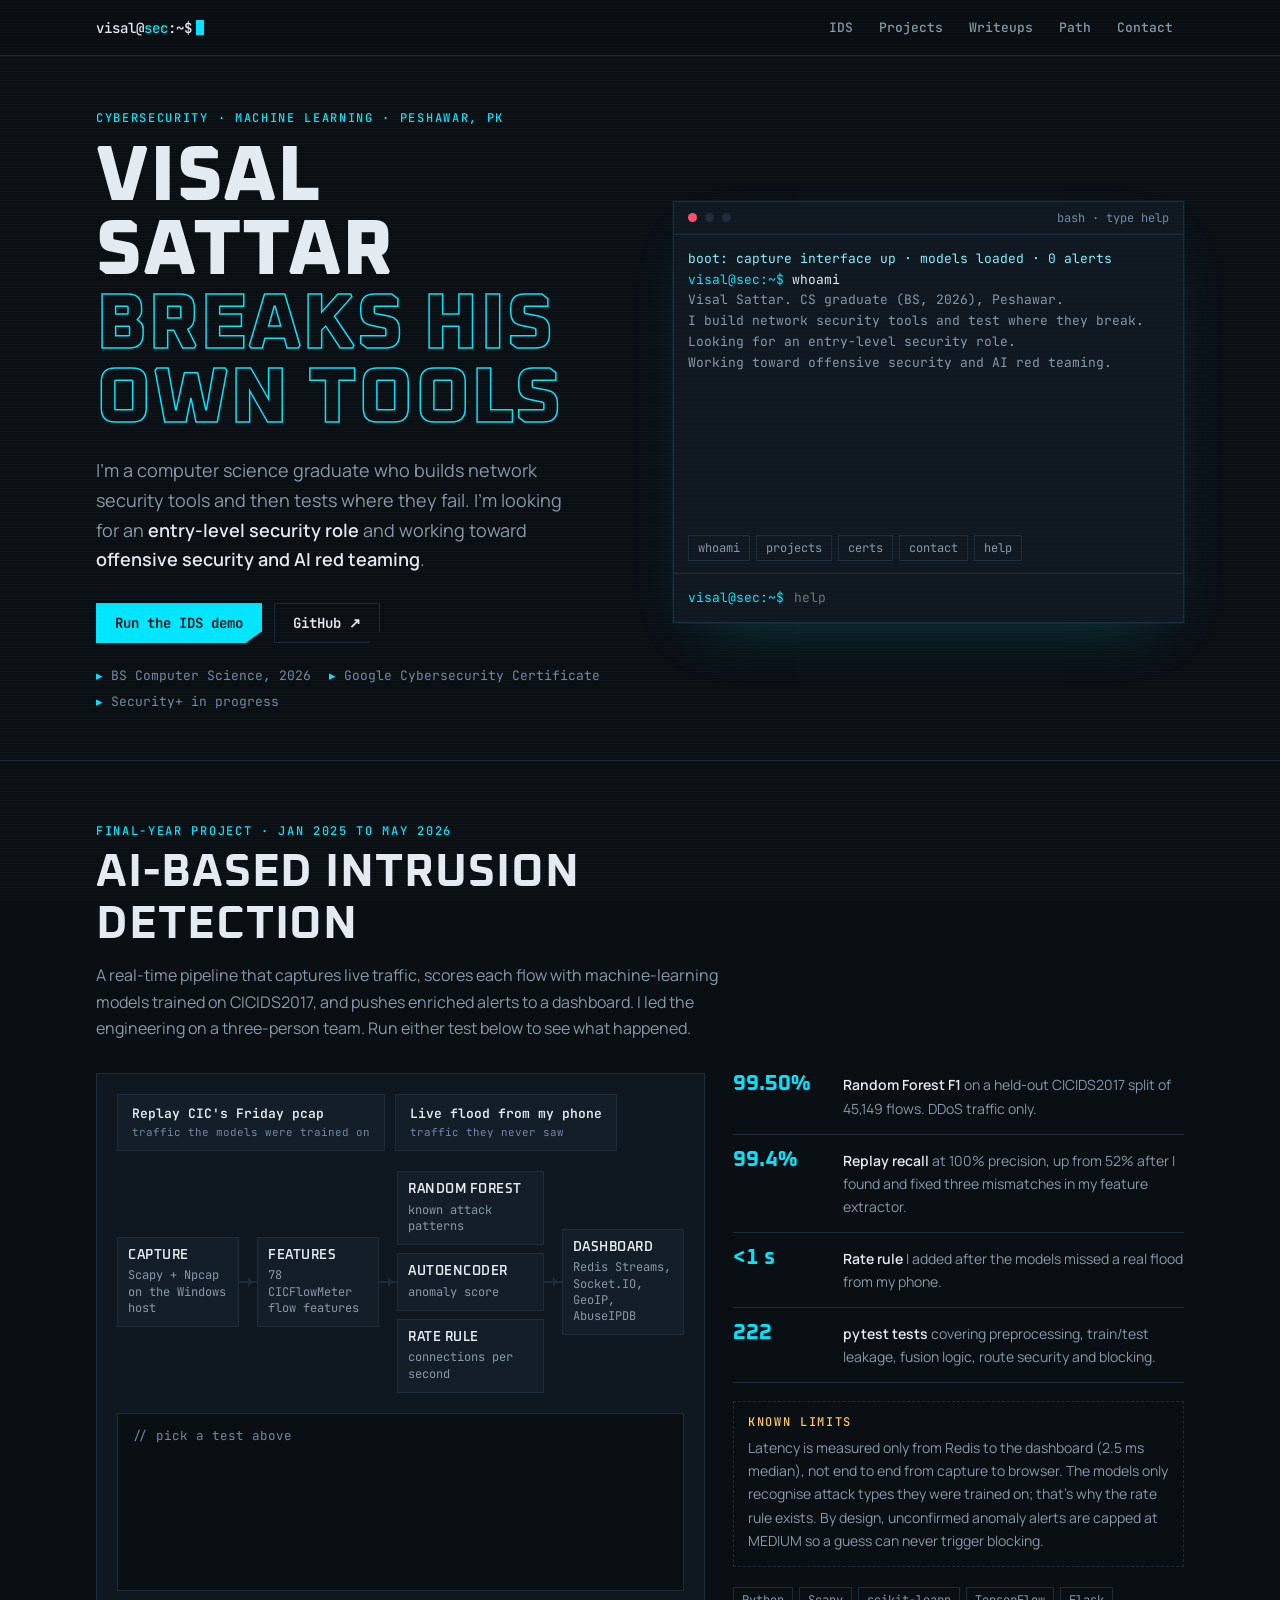
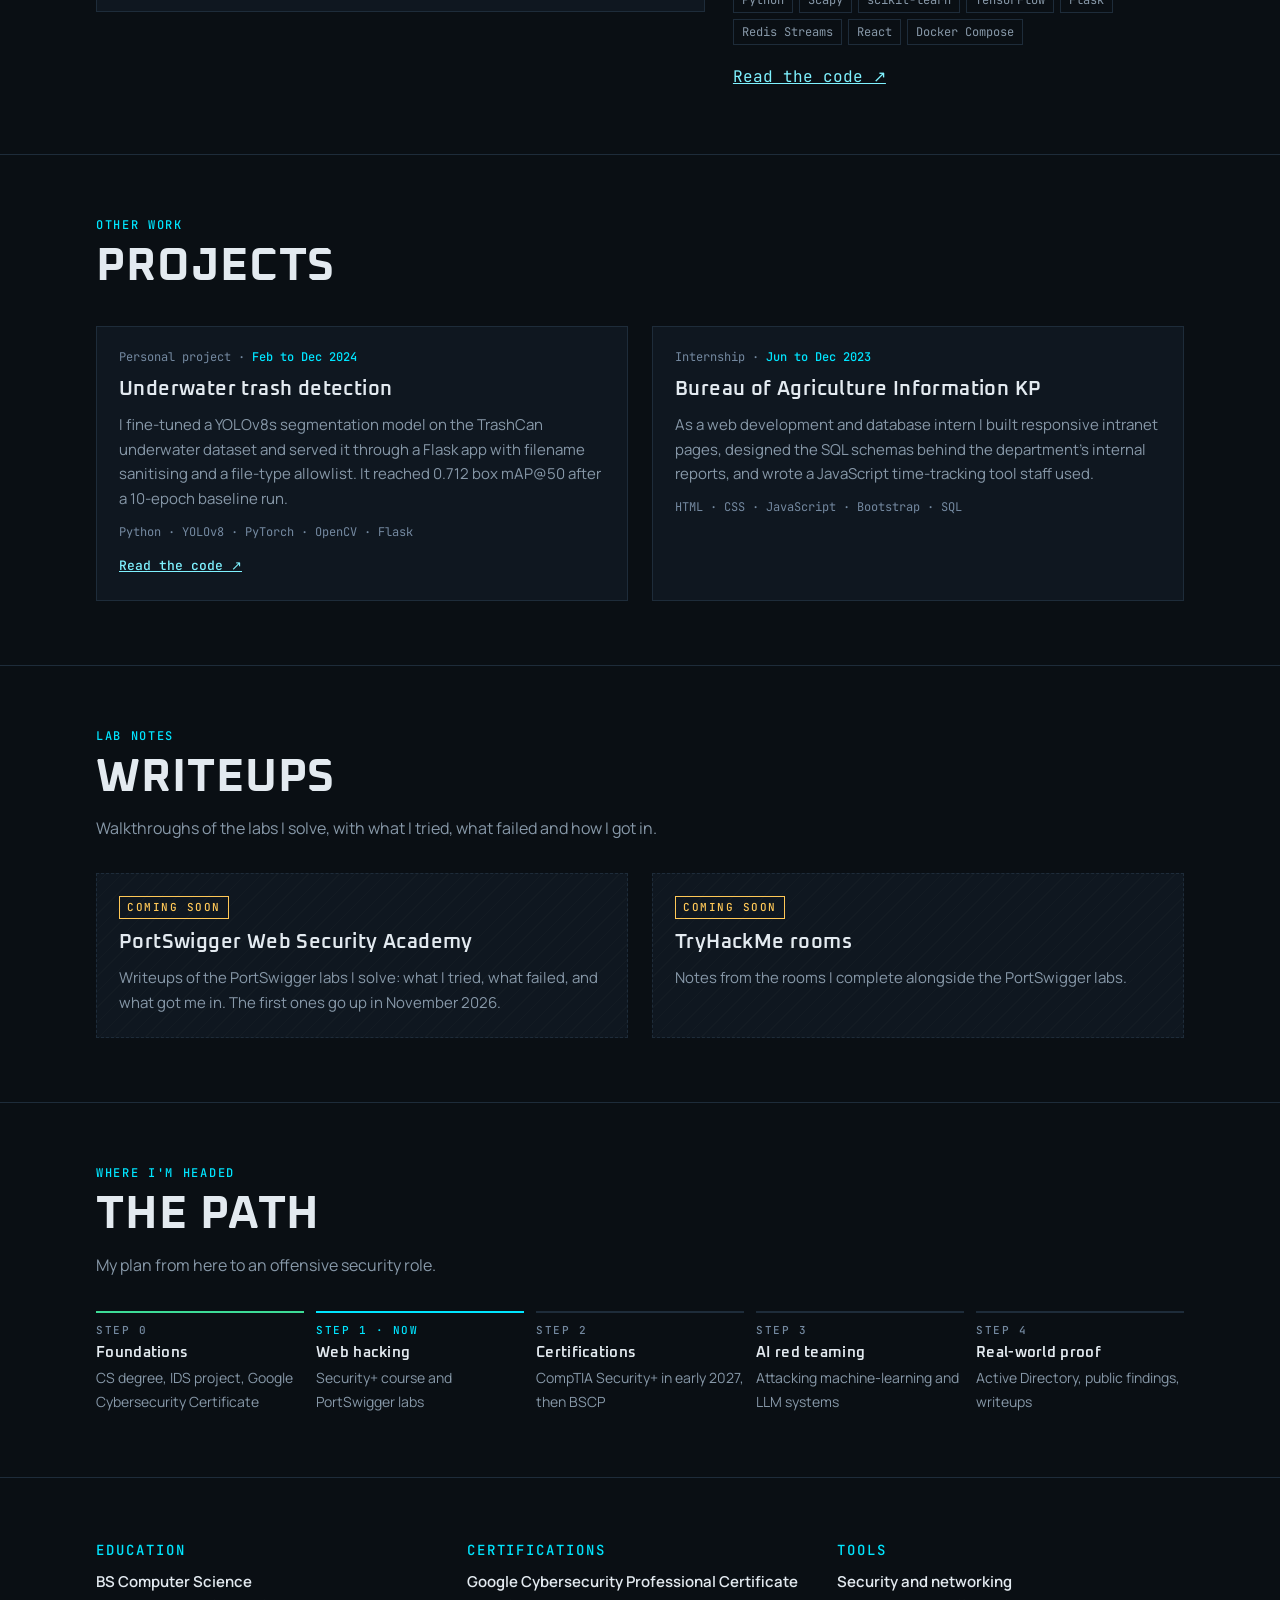
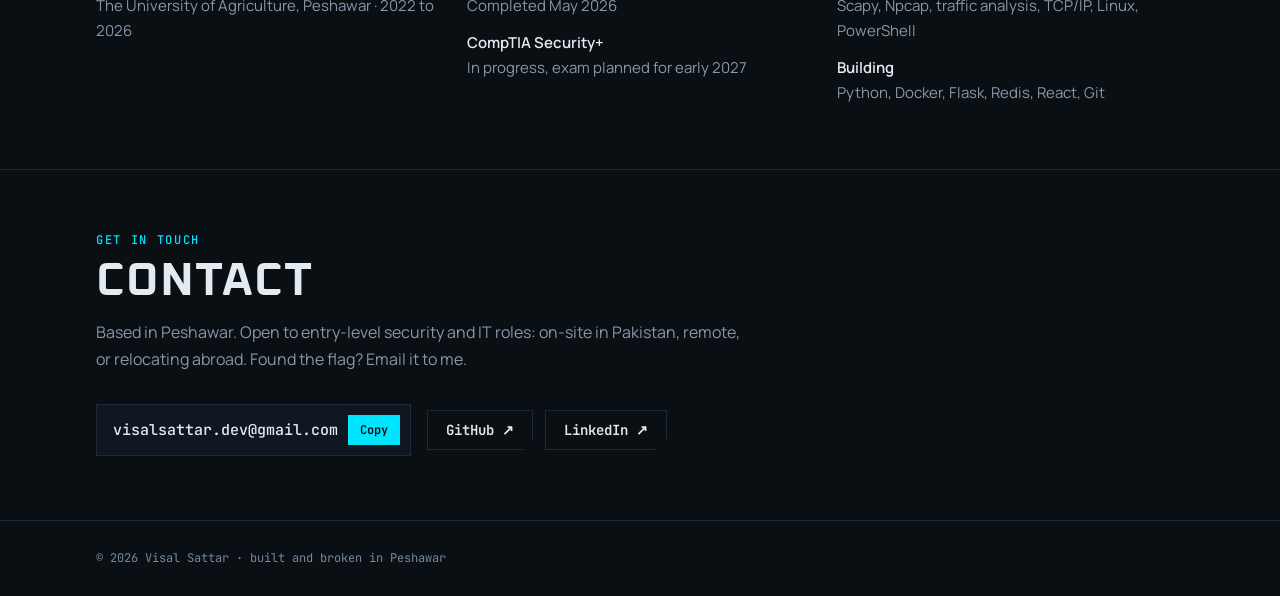
<file: index.html>
<!doctype html>
<html lang="en">
<head>
<meta charset="utf-8">
<meta http-equiv="Content-Security-Policy" content="default-src 'self'; script-src 'self'; style-src 'self'; font-src 'self'; img-src 'self' data:; connect-src 'self'; object-src 'none'; base-uri 'none'; form-action 'none'">
<meta name="viewport" content="width=device-width,initial-scale=1,viewport-fit=cover">
<title>Visal Sattar Security</title>
<meta name="description" content="Visal Sattar: computer science graduate building network security tools, working toward offensive security and AI red teaming.">
<link rel="canonical" href="https://visalsattar.github.io/">
<meta name="theme-color" content="#0A0F14">
<link rel="icon" href="/favicon.svg" type="image/svg+xml">
<link rel="icon" href="/favicon.ico" sizes="48x48">
<meta property="og:type" content="website">
<meta property="og:title" content="Visal Sattar Security">
<meta property="og:description" content="Visal Sattar: computer science graduate building network security tools, working toward offensive security and AI red teaming.">
<meta property="og:url" content="https://visalsattar.github.io/">
<meta property="og:image" content="https://visalsattar.github.io/og-image.png">
<meta property="og:image:width" content="1200">
<meta property="og:image:height" content="630">
<meta property="og:image:alt" content="Visal Sattar — breaks his own tools">
<meta name="twitter:card" content="summary_large_image">
<meta name="twitter:title" content="Visal Sattar Security">
<meta name="twitter:description" content="Visal Sattar: computer science graduate building network security tools, working toward offensive security and AI red teaming.">
<meta name="twitter:image" content="https://visalsattar.github.io/og-image.png">
<link rel="preload" href="/assets/fonts/oxanium-latin.woff2" as="font" type="font/woff2" crossorigin>
<link rel="preload" href="/assets/fonts/manrope-latin.woff2" as="font" type="font/woff2" crossorigin>
<link rel="stylesheet" href="/assets/site.css">
<!-- recruiter? the terminal answers questions. hacker? there's more than one file in that directory. -->
</head>
<body>
<a class="skip" href="#top">Skip to content</a>
<header class="top">
  <div class="wrap">
    <a class="prompt" href="#top">visal@<b>sec</b>:~$<i aria-hidden="true"></i></a>
    <nav class="nav" aria-label="Sections">
      <a href="#ids">IDS</a><a href="#projects">Projects</a><a href="#writeups">Writeups</a><a href="#path">Path</a><a href="#contact">Contact</a>
    </nav>
  </div>
</header>

<main id="top">
  <section class="hero">
    <div class="wrap">
      <div>
        <div class="label">Cybersecurity · Machine learning · Peshawar, PK</div>
        <h1>Visal Sattar <span>Breaks his own tools</span></h1>
        <p class="lede">I'm a computer science graduate who builds network security tools and then tests where they fail. I'm looking for an <strong>entry-level security role</strong> and working toward <strong>offensive security and AI red teaming</strong>.</p>
        <div class="ctas">
          <a class="btn" href="#ids">Run the IDS demo</a>
          <a class="btn ghost" href="https://github.com/visalsattar" target="_blank" rel="noopener">GitHub ↗</a>
        </div>
        <div class="meta-row"><span>BS Computer Science, 2026</span><span>Google Cybersecurity Certificate</span><span>Security+ in progress</span></div>
      </div>

      <div class="term" role="region" aria-label="Interactive terminal">
        <div class="term-bar"><i></i><i></i><i></i><span>bash · type help</span></div>
        <div class="term-out" id="termOut" role="log" aria-live="polite"></div>
        <div class="chips" aria-label="Quick commands">
          <button type="button" data-cmd="whoami">whoami</button>
          <button type="button" data-cmd="projects">projects</button>
          <button type="button" data-cmd="certs">certs</button>
          <button type="button" data-cmd="contact">contact</button>
          <button type="button" data-cmd="help">help</button>
        </div>
        <form class="term-in" id="termForm" autocomplete="off">
          <label for="termIn">visal@sec:~$</label>
          <input id="termIn" type="text" spellcheck="false" aria-label="Terminal command" placeholder="help">
        </form>
      </div>
    </div>
  </section>

  <section class="sec" id="ids">
    <div class="wrap">
      <div class="sec-head">
        <div class="label">Final-year project · Jan 2025 to May 2026</div>
        <h2>AI-based intrusion detection</h2>
        <p>A real-time pipeline that captures live traffic, scores each flow with machine-learning models trained on CICIDS2017, and pushes enriched alerts to a dashboard. I led the engineering on a three-person team. Run either test below to see what happened.</p>
      </div>
      <div class="ids">
        <div class="panel">
          <div class="scen" role="group" aria-label="Choose a test">
            <button type="button" id="runReplay" aria-pressed="false">Replay CIC's Friday pcap<small>traffic the models were trained on</small></button>
            <button type="button" id="runFlood" aria-pressed="false">Live flood from my phone<small>traffic they never saw</small></button>
          </div>
          <div class="pipe-wrap">
          <canvas class="ids3d" aria-hidden="true" hidden></canvas>
          <div class="pipe">
            <div class="node" id="n-cap"><b>Capture</b>Scapy + Npcap on the Windows host</div>
            <div class="arrow" id="a1"></div>
            <div class="node" id="n-feat"><b>Features</b>78 CICFlowMeter flow features</div>
            <div class="arrow" id="a2"></div>
            <div class="det">
              <div class="node" id="n-rf"><b>Random Forest</b>known attack patterns</div>
              <div class="node" id="n-ae"><b>Autoencoder</b>anomaly score</div>
              <div class="node" id="n-rule"><b>Rate rule</b>connections per second</div>
            </div>
            <div class="arrow" id="a3"></div>
            <div class="node" id="n-dash"><b>Dashboard</b>Redis Streams, Socket.IO, GeoIP, AbuseIPDB</div>
          </div>
          </div>
          <div class="log" id="log" role="log" aria-live="off"><span class="t">// pick a test above</span></div>
          <p class="sr-only" id="idsStatus" aria-live="polite"></p>
        </div>

        <div>
          <div class="facts">
            <div class="fact"><span class="n">99.50%</span><p><strong>Random Forest F1</strong> on a held-out CICIDS2017 split of 45,149 flows. DDoS traffic only.</p></div>
            <div class="fact"><span class="n">99.4%</span><p><strong>Replay recall</strong> at 100% precision, up from 52% after I found and fixed three mismatches in my feature extractor.</p></div>
            <div class="fact"><span class="n">&lt;1 s</span><p><strong>Rate rule</strong> I added after the models missed a real flood from my phone.</p></div>
            <div class="fact"><span class="n">222</span><p><strong>pytest tests</strong> covering preprocessing, train/test leakage, fusion logic, route security and blocking.</p></div>
          </div>
          <div class="limits"><b>Known limits</b>Latency is measured only from Redis to the dashboard (2.5 ms median), not end to end from capture to browser. The models only recognise attack types they were trained on; that's why the rate rule exists. By design, unconfirmed anomaly alerts are capped at MEDIUM so a guess can never trigger blocking.</div>
          <div class="stack"><span>Python</span><span>Scapy</span><span>scikit-learn</span><span>TensorFlow</span><span>Flask</span><span>Redis Streams</span><span>React</span><span>Docker Compose</span></div>
          <p class="code-link"><a class="mono" href="https://github.com/visalsattar/AI-Based-Intrusion-Detection-System-for-Real-Time-Threat-Detection" target="_blank" rel="noopener">Read the code ↗</a></p>
        </div>
      </div>
    </div>
  </section>

  <section class="sec" id="projects">
    <div class="wrap">
      <div class="sec-head">
        <div class="label">Other work</div>
        <h2>Projects</h2>
      </div>
      <div class="grid2">
        <article class="card">
          <div class="k">Personal project · <b>Feb to Dec 2024</b></div>
          <h3>Underwater trash detection</h3>
          <p>I fine-tuned a YOLOv8s segmentation model on the TrashCan underwater dataset and served it through a Flask app with filename sanitising and a file-type allowlist. It reached 0.712 box mAP@50 after a 10-epoch baseline run.</p>
          <div class="k">Python · YOLOv8 · PyTorch · OpenCV · Flask</div>
          <a class="more" href="https://github.com/visalsattar/Underwater_Trash_Detection_with_YOLOv8" target="_blank" rel="noopener">Read the code ↗</a>
        </article>
        <article class="card">
          <div class="k">Internship · <b>Jun to Dec 2023</b></div>
          <h3>Bureau of Agriculture Information KP</h3>
          <p>As a web development and database intern I built responsive intranet pages, designed the SQL schemas behind the department's internal reports, and wrote a JavaScript time-tracking tool staff used.</p>
          <div class="k">HTML · CSS · JavaScript · Bootstrap · SQL</div>
        </article>
      </div>
    </div>
  </section>

  <section class="sec" id="writeups">
    <div class="wrap">
      <div class="sec-head">
        <div class="label">Lab notes</div>
        <h2>Writeups</h2>
        <p>Walkthroughs of the labs I solve, with what I tried, what failed and how I got in.</p>
      </div>
      <div class="grid2">
        <article class="card soon">
          <span class="tag">Coming soon</span>
          <h3>PortSwigger Web Security Academy</h3>
          <p>Writeups of the PortSwigger labs I solve: what I tried, what failed, and what got me in. The first ones go up in November 2026.</p>
        </article>
        <article class="card soon">
          <span class="tag">Coming soon</span>
          <h3>TryHackMe rooms</h3>
          <p>Notes from the rooms I complete alongside the PortSwigger labs.</p>
        </article>
      </div>
    </div>
  </section>

  <section class="sec" id="path">
    <div class="wrap">
      <div class="sec-head">
        <div class="label">Where I'm headed</div>
        <h2>The path</h2>
        <p>My plan from here to an offensive security role.</p>
      </div>
      <ol class="path">
        <li class="done"><b>Foundations</b>CS degree, IDS project, Google Cybersecurity Certificate</li>
        <li class="now"><b>Web hacking</b>Security+ course and PortSwigger labs</li>
        <li><b>Certifications</b>CompTIA Security+ in early 2027, then BSCP</li>
        <li><b>AI red teaming</b>Attacking machine-learning and LLM systems</li>
        <li><b>Real-world proof</b>Active Directory, public findings, writeups</li>
      </ol>
    </div>
  </section>

  <section class="sec">
    <div class="wrap">
      <div class="rec">
        <div>
          <h3>Education</h3>
          <ul><li><b>BS Computer Science</b>The University of Agriculture, Peshawar · 2022 to 2026</li></ul>
        </div>
        <div>
          <h3>Certifications</h3>
          <ul>
            <li><b>Google Cybersecurity Professional Certificate</b>Completed May 2026</li>
            <li><b>CompTIA Security+</b>In progress, exam planned for early 2027</li>
          </ul>
        </div>
        <div>
          <h3>Tools</h3>
          <ul>
            <li><b>Security and networking</b>Scapy, Npcap, traffic analysis, TCP/IP, Linux, PowerShell</li>
            <li><b>Building</b>Python, Docker, Flask, Redis, React, Git</li>
          </ul>
        </div>
      </div>
    </div>
  </section>

  <section class="sec" id="contact">
    <div class="wrap">
      <div class="sec-head">
        <div class="label">Get in touch</div>
        <h2>Contact</h2>
        <p>Based in Peshawar. Open to entry-level security and IT roles: on-site in Pakistan, remote, or relocating abroad. Found the flag? Email it to me.</p>
      </div>
      <div class="contact">
        <div class="email"><a id="mail" href="mailto:visalsattar.dev@gmail.com">visalsattar.dev@gmail.com</a><button type="button" id="copyMail">Copy</button></div>
        <div class="links">
          <a class="btn ghost" href="https://github.com/visalsattar" target="_blank" rel="noopener">GitHub ↗</a>
          <a class="btn ghost" href="https://linkedin.com/in/visalsattar" target="_blank" rel="noopener">LinkedIn ↗</a>
        </div>
      </div>
    </div>
  </section>
</main>

<footer class="foot"><div class="wrap">© 2026 Visal Sattar · built and broken in Peshawar</div></footer>

<script src="/assets/site.js"></script>
</body>
</html>
</file>
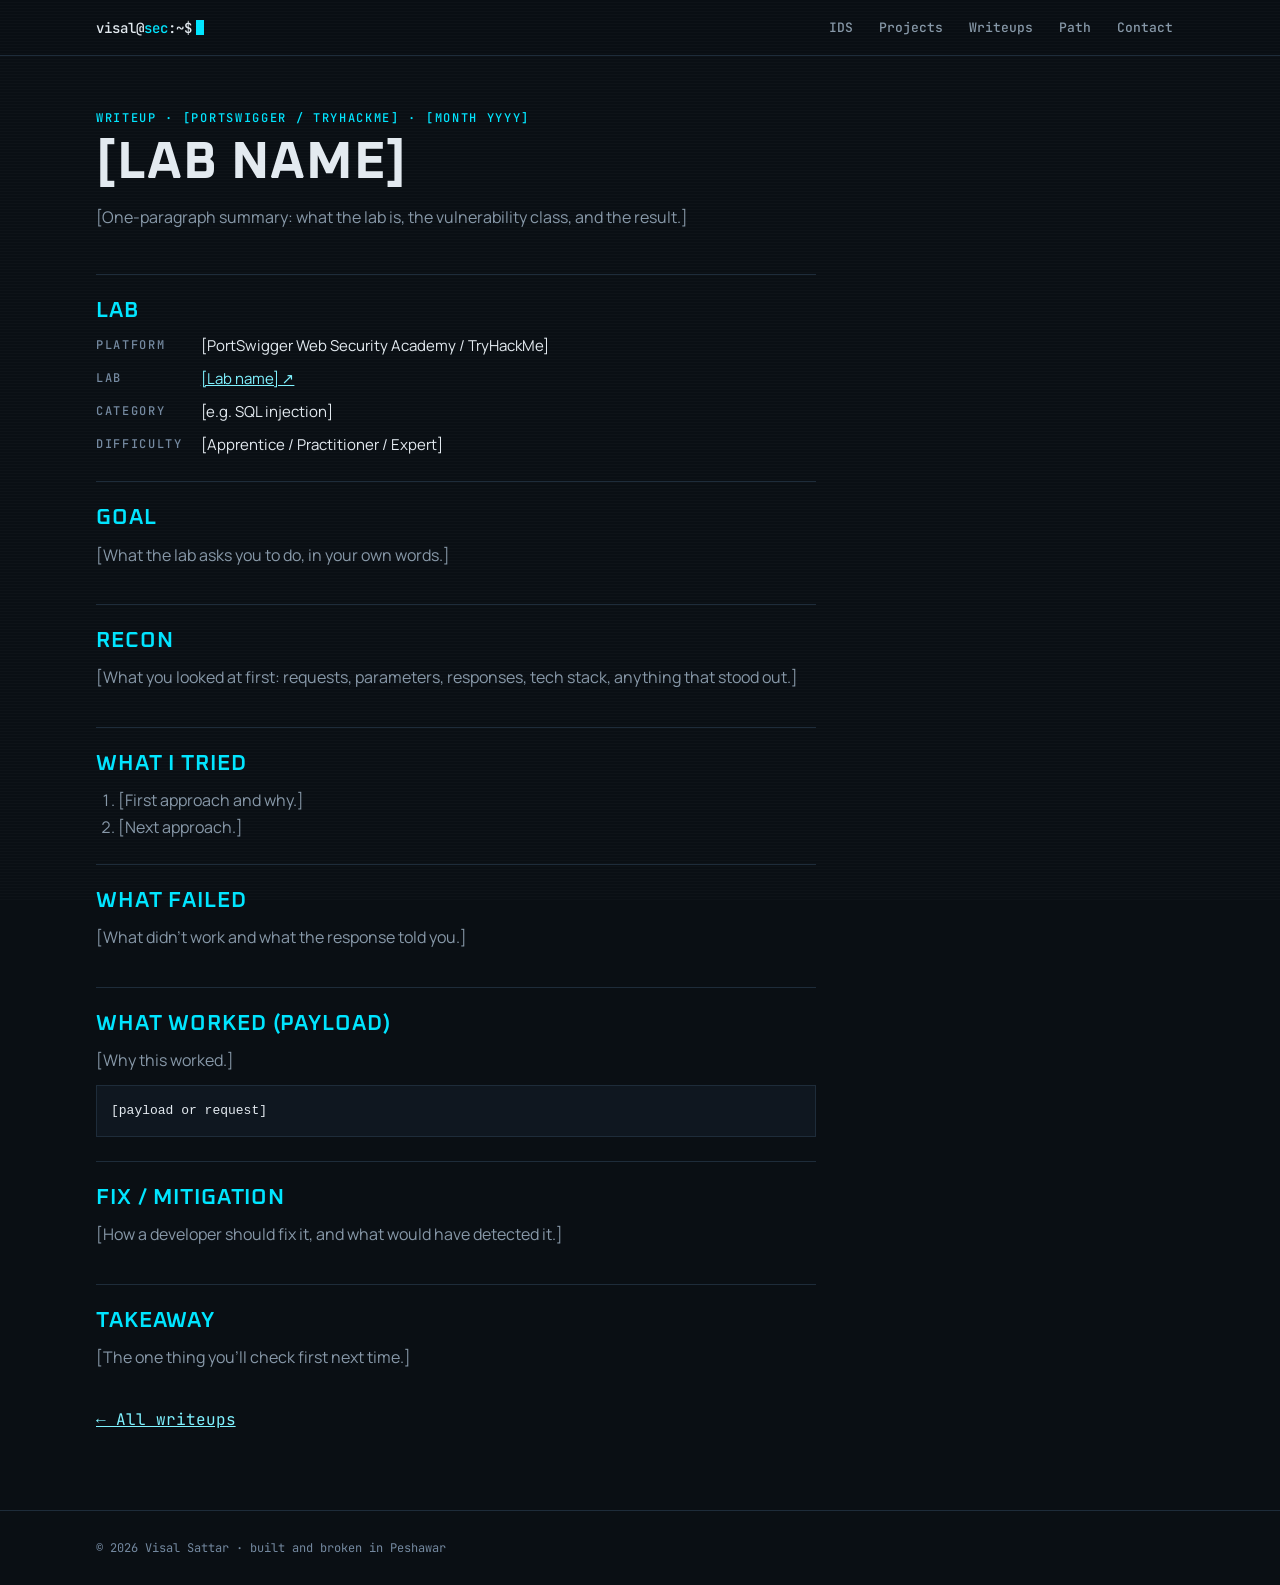
<file: writeups/_template/index.html>
<!doctype html>
<html lang="en">
<head>
<meta charset="utf-8">
<meta http-equiv="Content-Security-Policy" content="default-src 'self'; script-src 'self'; style-src 'self'; font-src 'self'; img-src 'self' data:; connect-src 'self'; object-src 'none'; base-uri 'none'; form-action 'none'">
<meta name="viewport" content="width=device-width,initial-scale=1,viewport-fit=cover">
<!-- copy this folder to /writeups/<lab-slug>/, fill every [bracket], then remove the robots line and set canonical/og:url -->
<meta name="robots" content="noindex">
<title>[Lab name] · Visal Sattar Security</title>
<meta name="description" content="[One sentence: the lab, the bug class, and how I got in.]">
<link rel="canonical" href="https://visalsattar.github.io/writeups/[lab-slug]/">
<meta name="theme-color" content="#0A0F14">
<link rel="icon" href="/favicon.svg" type="image/svg+xml">
<link rel="icon" href="/favicon.ico" sizes="48x48">
<meta property="og:type" content="article">
<meta property="og:title" content="[Lab name] · Visal Sattar Security">
<meta property="og:description" content="[One sentence: the lab, the bug class, and how I got in.]">
<meta property="og:url" content="https://visalsattar.github.io/writeups/[lab-slug]/">
<meta property="og:image" content="https://visalsattar.github.io/og-image.png">
<meta name="twitter:card" content="summary_large_image">
<link rel="stylesheet" href="/assets/site.css">
</head>
<body>
<header class="top">
  <div class="wrap">
    <a class="prompt" href="/">visal@<b>sec</b>:~$<i aria-hidden="true"></i></a>
    <nav class="nav" aria-label="Sections">
      <a href="/#ids">IDS</a><a href="/#projects">Projects</a><a href="/#writeups">Writeups</a><a href="/#path">Path</a><a href="/#contact">Contact</a>
    </nav>
  </div>
</header>

<main>
  <article class="wu">
    <div class="wrap">
      <header class="sec-head">
        <div class="label">Writeup · [PortSwigger / TryHackMe] · [Month YYYY]</div>
        <h1>[Lab name]</h1>
        <p>[One-paragraph summary: what the lab is, the vulnerability class, and the result.]</p>
      </header>

      <section>
        <h2>Lab</h2>
        <dl class="wu-meta">
          <dt>Platform</dt><dd>[PortSwigger Web Security Academy / TryHackMe]</dd>
          <dt>Lab</dt><dd><a href="[lab URL]" target="_blank" rel="noopener">[Lab name] ↗</a></dd>
          <dt>Category</dt><dd>[e.g. SQL injection]</dd>
          <dt>Difficulty</dt><dd>[Apprentice / Practitioner / Expert]</dd>
        </dl>
      </section>

      <section>
        <h2>Goal</h2>
        <p>[What the lab asks you to do, in your own words.]</p>
      </section>

      <section>
        <h2>Recon</h2>
        <p>[What you looked at first: requests, parameters, responses, tech stack, anything that stood out.]</p>
      </section>

      <section>
        <h2>What I tried</h2>
        <ol>
          <li>[First approach and why.]</li>
          <li>[Next approach.]</li>
        </ol>
      </section>

      <section>
        <h2>What failed</h2>
        <p>[What didn't work and what the response told you.]</p>
      </section>

      <section>
        <h2>What worked (payload)</h2>
        <p>[Why this worked.]</p>
        <pre><code>[payload or request]</code></pre>
      </section>

      <section>
        <h2>Fix / mitigation</h2>
        <p>[How a developer should fix it, and what would have detected it.]</p>
      </section>

      <section>
        <h2>Takeaway</h2>
        <p>[The one thing you'll check first next time.]</p>
      </section>

      <p class="code-link"><a class="mono" href="/#writeups">← All writeups</a></p>
    </div>
  </article>
</main>

<footer class="foot"><div class="wrap">© 2026 Visal Sattar · built and broken in Peshawar</div></footer>
</body>
</html>
</file>
<file: assets/site.css>
/* self-hosted variable fonts, Latin subset (from Google Fonts) */
@font-face{font-family:"Oxanium";font-style:normal;font-weight:500 800;font-display:swap;src:url(fonts/oxanium-latin.woff2) format("woff2")}
@font-face{font-family:"Manrope";font-style:normal;font-weight:400 600;font-display:swap;src:url(fonts/manrope-latin.woff2) format("woff2")}
@font-face{font-family:"JetBrains Mono";font-style:normal;font-weight:400 700;font-display:swap;src:url(fonts/jetbrains-mono-latin.woff2) format("woff2")}
:root{padding-top:env(safe-area-inset-top,0px);padding-bottom:env(safe-area-inset-bottom,0px)}body{margin:0}
/* Layout: a packet-capture console. Sticky header, hero split between headline and a working terminal,
   then the IDS pipeline you can run, then the rest of the record. One dark look, cyan from the GitHub README. */
:root{
  color-scheme:dark;
  --bg:#0A0F14; --panel:#0F1720; --panel-2:#131E29; --line:#1E2C3A;
  --fg:#E3EAF0; --muted:#8798A8; --dim:#7489A0;
  --cyan:#00E5FF; --cyan-ink:#7FF2FF; --alert:#FF4D6D; --ok:#3DDC97; --warn:#FFC857;
  --f-display:"Oxanium","Arial Narrow",system-ui,sans-serif;
  --f-body:"Manrope",system-ui,-apple-system,"Segoe UI",sans-serif;
  --f-mono:"JetBrains Mono",ui-monospace,Consolas,monospace;
}
*{box-sizing:border-box}
html{scroll-behavior:smooth}
body{background:var(--bg);color:var(--fg);font:16px/1.65 var(--f-body);overflow-x:hidden;-webkit-font-smoothing:antialiased;-moz-osx-font-smoothing:grayscale}
::selection{background:var(--cyan);color:var(--bg)}
.skip{position:absolute;left:16px;top:-60px;z-index:40;padding:10px 14px;font:600 13px/1 var(--f-mono);color:var(--bg);background:var(--cyan);text-decoration:none}
.skip:focus{top:12px}
body::before{content:"";position:fixed;inset:0 0 auto;height:env(safe-area-inset-top,0px);z-index:10;background:var(--bg)}
/* faint scan lines across the whole page */
body::after{content:"";position:fixed;inset:0;pointer-events:none;z-index:30;background:repeating-linear-gradient(0deg,rgba(255,255,255,.018) 0 1px,transparent 1px 3px)}
a{color:var(--cyan-ink)}
:focus-visible{outline:2px solid var(--cyan);outline-offset:3px}
.wrap{max-width:1120px;margin:0 auto;padding-left:max(16px,env(safe-area-inset-left,0px));padding-right:max(16px,env(safe-area-inset-right,0px))}
.mono{font-family:var(--f-mono)}
h1,h2,h3{font-family:var(--f-display);line-height:1.15;text-wrap:balance;margin:0}
.label{font:500 12px/1 var(--f-mono);letter-spacing:.14em;text-transform:uppercase;color:var(--cyan)}

/* header */
.top{position:sticky;top:env(safe-area-inset-top,0px);z-index:20;background:color-mix(in srgb,var(--bg) 88%,transparent);-webkit-backdrop-filter:blur(10px);backdrop-filter:blur(10px);border-bottom:1px solid var(--line)}
.top .wrap{display:flex;align-items:center;gap:16px;padding-block:12px;flex-wrap:wrap}
.prompt{font:500 14px/1 var(--f-mono);color:var(--fg);text-decoration:none;margin-right:auto;white-space:nowrap;padding-block:5px}
.prompt b{color:var(--cyan);font-weight:500}
.prompt i{display:inline-block;width:8px;height:15px;background:var(--cyan);vertical-align:-2px;margin-left:4px;animation:blink 1.1s steps(1) infinite}
@keyframes blink{50%{opacity:0}}
.nav{display:flex;gap:4px;flex-wrap:wrap}
.nav a{font:500 13px/1 var(--f-mono);color:var(--muted);text-decoration:none;padding:8px 10px;border:1px solid transparent}
.nav a:hover{color:var(--fg);border-color:var(--line)}

/* hero */
.hero{padding-block:56px 48px}
.hero .wrap{display:grid;grid-template-columns:minmax(0,1.05fr) minmax(0,1fr);gap:40px;align-items:center}
.hero h1{font-size:clamp(42px,6.4vw,78px);line-height:.95;font-weight:800;letter-spacing:.01em;margin-top:16px;text-transform:uppercase}
.hero h1 span{display:block;color:transparent;-webkit-text-stroke:1.5px var(--cyan)}
.hero h1:hover span{animation:glitch .7s steps(2,end)}
@keyframes glitch{0%,100%{transform:none;text-shadow:none}25%{transform:translate(2px,-1px);text-shadow:-3px 0 var(--alert),3px 0 var(--cyan)}50%{transform:translate(-2px,1px);text-shadow:2px 0 var(--alert),-2px 0 var(--cyan)}75%{transform:translate(1px,0)}}
.lede{font-size:18px;color:var(--muted);max-width:44ch;margin:20px 0 0}
.lede strong{color:var(--fg);font-weight:600}
.ctas{display:flex;flex-wrap:wrap;gap:12px;margin-top:28px}
.btn{display:inline-flex;align-items:center;gap:10px;padding:12px 18px;font:600 14px/1 var(--f-mono);text-decoration:none;color:var(--bg);background:var(--cyan);border:1px solid var(--cyan);cursor:pointer;clip-path:polygon(0 0,100% 0,100% 70%,90% 100%,0 100%);transition:background .2s,color .2s}
.btn:hover{background:transparent;color:var(--cyan)}
.btn.ghost{background:transparent;color:var(--fg);border-color:var(--line)}
.btn.ghost:hover{border-color:var(--cyan);color:var(--cyan)}
.meta-row{display:flex;flex-wrap:wrap;gap:8px 18px;margin-top:24px;font:400 13px/1.4 var(--f-mono);color:var(--dim)}
.meta-row span::before{content:"▸ ";color:var(--cyan)}

/* terminal */
.term{background:var(--panel);border:1px solid var(--line);min-width:0;box-shadow:0 0 0 1px rgba(0,229,255,.05),0 24px 60px -30px rgba(0,229,255,.25)}
.term-bar{display:flex;align-items:center;gap:8px;padding:10px 14px;border-bottom:1px solid var(--line);font:400 12px/1 var(--f-mono);color:var(--dim)}
.term-bar i{width:9px;height:9px;border-radius:50%;background:var(--line)}
.term-bar i:first-child{background:var(--alert)}
.term-bar span{margin-left:auto}
.term-out{height:300px;overflow-y:auto;padding:14px;font:400 13px/1.6 var(--f-mono);white-space:pre-wrap;word-break:break-word;color:var(--muted)}
.term-out .c{color:var(--fg)}
.term-out .c::before{content:"visal@sec:~$ ";color:var(--cyan)}
.term-out .h{color:var(--cyan-ink)}
.term-out .e{color:var(--alert)}
.term-in{display:flex;align-items:center;gap:8px;padding:10px 14px;border-top:1px solid var(--line);font:400 13px/1 var(--f-mono)}
.term-in label{color:var(--cyan);white-space:nowrap}
.term-in input{flex:1;min-width:0;background:transparent;border:0;color:var(--fg);font:inherit;min-height:28px;caret-color:var(--cyan)}
.chips{display:flex;flex-wrap:wrap;gap:6px;padding:0 14px 12px}
.chips button{font:400 12px/1 var(--f-mono);color:var(--muted);background:transparent;border:1px solid var(--line);padding:6px 9px;cursor:pointer}
.chips button:hover{color:var(--cyan);border-color:var(--cyan)}

/* sections */
.sec{padding-block:64px;border-top:1px solid var(--line);scroll-margin-top:80px}
.sec-head{display:flex;flex-direction:column;gap:10px;margin-bottom:32px;max-width:65ch}
.sec-head h2{font-size:clamp(30px,4.4vw,46px);font-weight:700;text-transform:uppercase;letter-spacing:.02em}
.sec-head p{margin:0;color:var(--muted)}

/* IDS demo */
.ids{display:grid;grid-template-columns:minmax(0,1.35fr) minmax(0,1fr);gap:28px;align-items:start}
.panel{background:var(--panel);border:1px solid var(--line);padding:20px;min-width:0}
.scen{display:flex;flex-wrap:wrap;gap:10px;margin-bottom:20px}
.scen button{font:600 13px/1.2 var(--f-mono);color:var(--fg);background:var(--panel-2);border:1px solid var(--line);padding:11px 14px;cursor:pointer;text-align:left}
.scen button small{display:block;font-weight:400;color:var(--dim);margin-top:4px}
.scen button:hover:not([aria-disabled="true"]){border-color:var(--cyan)}
.scen button[aria-pressed="true"]{border-color:var(--cyan);background:color-mix(in srgb,var(--cyan) 10%,var(--panel-2))}
.scen button[aria-disabled="true"]{opacity:.55;cursor:wait}
.pipe{display:grid;grid-template-columns:1fr 18px 1fr 18px 1.2fr 18px 1fr;align-items:center;gap:0}
.arrow{height:2px;background:var(--line);position:relative}
.arrow::after{content:"";position:absolute;right:-1px;top:-4px;border:5px solid transparent;border-left-color:var(--line)}
.arrow.on{background:var(--cyan)}.arrow.on::after{border-left-color:var(--cyan)}
.node{border:1px solid var(--line);background:var(--panel-2);padding:10px;font:400 12px/1.35 var(--f-mono);color:var(--muted);transition:border-color .25s,box-shadow .25s,color .25s;min-width:0}
.node b{display:block;font:600 13px/1.2 var(--f-display);color:var(--fg);letter-spacing:.04em;text-transform:uppercase;margin-bottom:4px}
.node.on{border-color:var(--cyan);color:var(--fg);box-shadow:0 0 18px -6px var(--cyan)}
.node.hit{border-color:var(--alert);box-shadow:0 0 22px -4px var(--alert)}
.node.hit b::after{content:" · ALERT";color:var(--alert)}
.node.miss{border-color:var(--dim);color:var(--dim)}
.node.miss b::after{content:" · no alert";color:var(--dim);font-weight:500}
.det{display:flex;flex-direction:column;gap:8px}
/* 3D view (assets/ids3d.js) sits on top of the 2D pipeline, which stays in the DOM (transparent, same size) for screen readers */
.pipe-wrap{position:relative}
.ids3d{position:absolute;inset:0;width:100%;height:100%;pointer-events:none}
.pipe-wrap.is-3d .pipe{opacity:0}
.log{margin-top:20px;background:var(--bg);border:1px solid var(--line);padding:12px 14px;height:178px;overflow-y:auto;font:400 12.5px/1.65 var(--f-mono);color:var(--muted)}
.log .t{color:var(--dim)}.log .hit{color:var(--alert)}.log .ok{color:var(--ok)}.log .w{color:var(--warn)}
.facts{display:flex;flex-direction:column;gap:0}
.fact{display:grid;grid-template-columns:96px minmax(0,1fr);gap:14px;padding:14px 0;border-bottom:1px solid var(--line);align-items:baseline}
.fact:first-child{padding-top:0}
.fact .n{font:700 22px/1 var(--f-display);color:var(--cyan);font-variant-numeric:tabular-nums}
.fact p{margin:0;font-size:14px;color:var(--muted)}
.fact p strong{color:var(--fg);font-weight:600}
.limits{margin-top:18px;padding:14px;border:1px dashed var(--line);font-size:14px;color:var(--muted)}
.limits b{font:500 12px/1 var(--f-mono);letter-spacing:.14em;text-transform:uppercase;color:var(--warn);display:block;margin-bottom:8px}
.stack{display:flex;flex-wrap:wrap;gap:6px;margin-top:20px}
.code-link{margin:18px 0 0}
.sr-only{position:absolute;width:1px;height:1px;margin:-1px;overflow:hidden;clip:rect(0 0 0 0);white-space:nowrap}
.stack span{font:400 12px/1 var(--f-mono);color:var(--muted);border:1px solid var(--line);padding:6px 8px}

/* cards */
.grid2{display:grid;grid-template-columns:repeat(2,minmax(0,1fr));gap:24px}
.card{background:var(--panel);border:1px solid var(--line);padding:22px;display:flex;flex-direction:column;gap:12px;min-width:0}
.card h3{font-size:20px;font-weight:600;letter-spacing:.02em}
.card p{margin:0;color:var(--muted);font-size:15px}
.card .k{font:400 12px/1.4 var(--f-mono);color:var(--dim)}
.card .k b{color:var(--cyan);font-weight:500}
.card a.more{font:500 13px/1 var(--f-mono);margin-top:auto;padding-block:6px}
.soon{border-style:dashed;background:repeating-linear-gradient(-45deg,transparent 0 10px,rgba(255,255,255,.015) 10px 11px),var(--panel)}
.soon .tag{align-self:flex-start;font:500 11px/1 var(--f-mono);letter-spacing:.14em;text-transform:uppercase;color:var(--warn);border:1px solid var(--warn);padding:5px 7px}

/* path: a real sequence, so it is numbered */
.path{list-style:none;margin:0;padding:0;display:grid;grid-template-columns:repeat(5,minmax(0,1fr));gap:12px;counter-reset:s -1}
.path li{counter-increment:s;border-top:2px solid var(--line);padding-top:12px;font-size:14px;color:var(--muted);min-width:0}
.path li::before{content:"STEP " counter(s);display:block;font:500 11px/1 var(--f-mono);letter-spacing:.14em;color:var(--dim);margin-bottom:8px}
.path li b{display:block;color:var(--fg);font:600 15px/1.25 var(--f-display);letter-spacing:.02em;margin-bottom:4px}
.path li.done{border-top-color:var(--ok)}
.path li.now{border-top-color:var(--cyan)}
.path li.now::before{content:"STEP " counter(s) " · NOW";color:var(--cyan)}

/* record list */
.rec{display:grid;grid-template-columns:repeat(3,minmax(0,1fr));gap:24px}
.rec h3{font-size:14px;font-family:var(--f-mono);font-weight:500;letter-spacing:.14em;text-transform:uppercase;color:var(--cyan);margin-bottom:12px}
.rec ul{list-style:none;margin:0;padding:0;display:flex;flex-direction:column;gap:12px}
.rec li{font-size:15px;color:var(--muted)}
.rec li b{display:block;color:var(--fg);font-weight:600}

/* contact */
.contact{display:flex;flex-wrap:wrap;gap:16px;align-items:center}
.email{display:flex;align-items:center;gap:10px;background:var(--panel);border:1px solid var(--line);padding:10px 10px 10px 16px;font:500 15px/1 var(--f-mono);min-width:0;max-width:100%}
.email a{display:inline-block;padding-block:5px;color:var(--fg);text-decoration:none;user-select:all;overflow-wrap:anywhere}
.email a:hover{color:var(--cyan);text-decoration:underline}
.email button{font:600 12px/1 var(--f-mono);color:var(--bg);background:var(--cyan);border:0;padding:9px 12px;cursor:pointer}
.links{display:flex;gap:12px;flex-wrap:wrap}
.foot{padding-block:28px;border-top:1px solid var(--line);font:400 12px/1.6 var(--f-mono);color:var(--dim)}

/* writeup pages */
.wu{padding-block:56px 64px}
.wu .sec-head h1{font-size:clamp(32px,5vw,52px);font-weight:700;text-transform:uppercase;letter-spacing:.02em}
.wu section{max-width:72ch;padding-block:24px;border-top:1px solid var(--line)}
.wu h2{font-size:22px;font-weight:600;letter-spacing:.04em;text-transform:uppercase;color:var(--cyan);margin-bottom:10px}
.wu p,.wu li{color:var(--muted)}
.wu p{margin:0 0 12px}
.wu ol{margin:0;padding-left:22px}
.wu pre{background:var(--panel);border:1px solid var(--line);padding:14px;overflow-x:auto;font:400 13px/1.6 var(--f-mono);color:var(--fg);margin:0}
.wu-meta{display:grid;grid-template-columns:max-content minmax(0,1fr);gap:8px 18px;margin:0;font-size:15px}
.wu-meta dt{font:500 12px/1.9 var(--f-mono);letter-spacing:.14em;text-transform:uppercase;color:var(--dim)}
.wu-meta dd{margin:0;color:var(--fg)}

@media (max-width:900px){
  .hero .wrap,.ids{grid-template-columns:minmax(0,1fr)}
  .path{grid-template-columns:repeat(2,minmax(0,1fr))}
  .rec{grid-template-columns:minmax(0,1fr)}
}
@media (max-width:640px){
  .grid2{grid-template-columns:minmax(0,1fr)}
  .pipe{grid-template-columns:minmax(0,1fr)}
  /* vertical arrows with a gap above and below so they don't run into the box borders */
  .arrow{width:2px;height:14px;margin:3px 0 3px 20px}
  .arrow::after{right:auto;left:-4px;top:auto;bottom:-5px;border:5px solid transparent;border-top-color:var(--line)}
  .arrow.on::after{border-top-color:var(--cyan);border-left-color:transparent}
  /* the three detectors run in parallel: a rail continues the arrow line, with a branch arrow into each box */
  .det{position:relative;padding-left:28px;gap:10px}
  .det::before{content:"";position:absolute;left:20px;top:0;bottom:0;width:2px;background:var(--line)}
  .arrow.on + .det::before{background:var(--cyan)}
  .det .node{position:relative}
  .det .node::before{content:"";position:absolute;left:-9px;top:50%;width:5px;height:2px;margin-top:-1px;background:var(--line)}
  .det .node::after{content:"";position:absolute;left:-5px;top:50%;margin-top:-4px;border:4px solid transparent;border-left-color:var(--line)}
  .det .node.on::before{background:var(--cyan)}
  .det .node.on::after{border-left-color:var(--cyan)}
  .path{grid-template-columns:minmax(0,1fr)}
  .fact{grid-template-columns:78px minmax(0,1fr)}
  /* one compact header row on phones: nav scrolls sideways instead of wrapping */
  .top .wrap{gap:2px;padding-block:8px}
  .nav{width:100%;flex-wrap:nowrap;overflow-x:auto;scrollbar-width:none}
  .nav::-webkit-scrollbar{display:none}
  .nav a{padding:6px 8px;white-space:nowrap}
}
@media (prefers-reduced-motion:reduce){
  *{animation:none!important;transition:none!important}
  html{scroll-behavior:auto}
}
</file>
